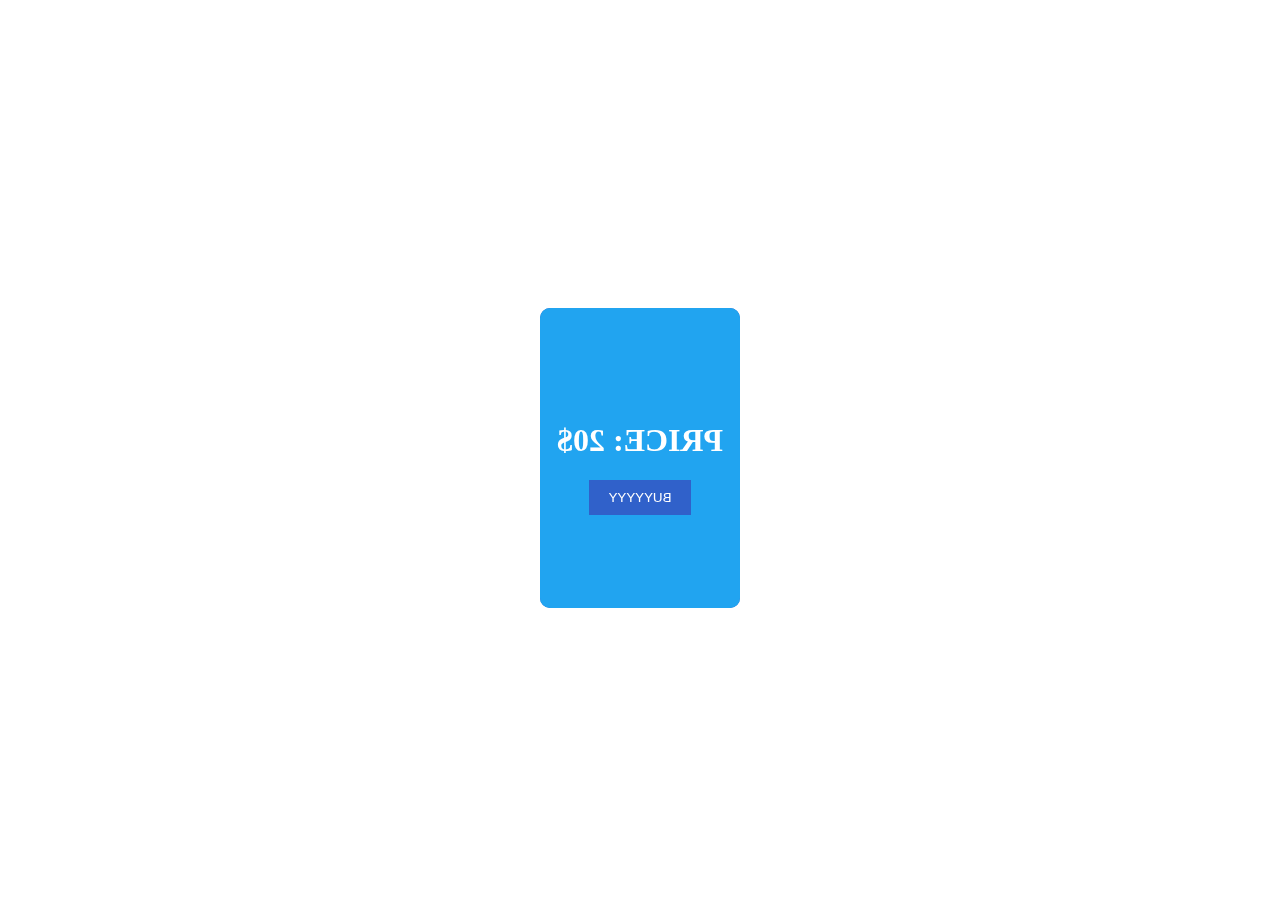
<file: Card/index.html>
<!DOCTYPE html>
<html lang="en">
<head>
    <meta charset="UTF-8">
    <meta http-equiv="X-UA-Compatible" content="IE=edge">
    <meta name="viewport" content="width=device-width, initial-scale=1.0">
    <title>Flip Card</title>
    <link rel="stylesheet" href="./style.css">
</head>
<body>
  <div class="container">
    <div class="card-container">
      <div class="card">
        <figure class="front">
          <h1>PRO TIER</h1>
          <p>Lorem ipsum dolor sit amet consectetur adipisicing elit. Voluptas, quod.</p>
        </figure>
        <figure class="back">
          <h1>PRICE: 20$</h1>
          <button>BUYYYYY</button>
        </figure>
      </div>
    </div>
  </div>
</body>
</html>
</file>
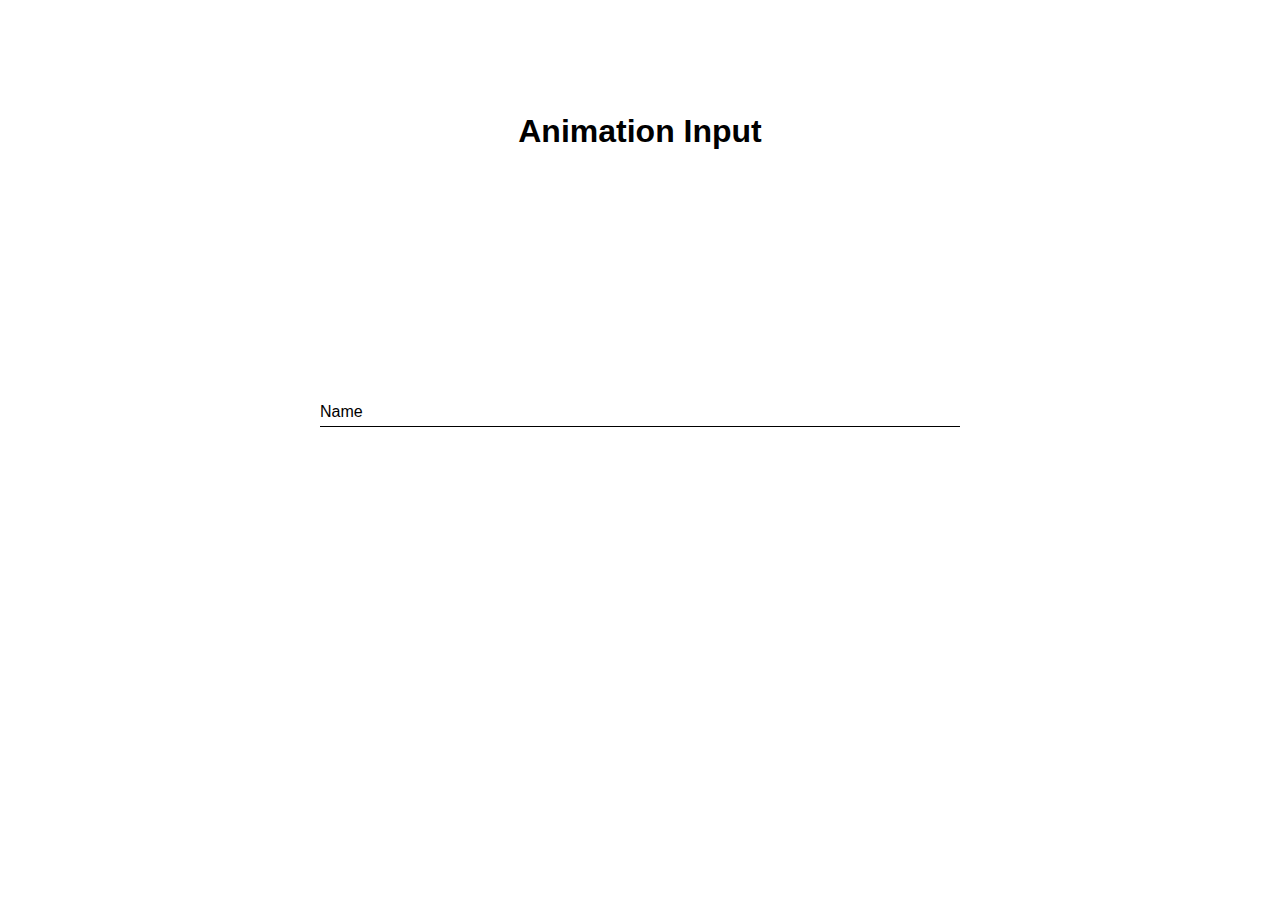
<file: Input/index.html>
<!DOCTYPE html>
<html lang="en">
<head>
    <meta charset="UTF-8">
    <meta http-equiv="X-UA-Compatible" content="IE=edge">
    <meta name="viewport" content="width=device-width, initial-scale=1.0">
    <title>Input Animation</title>
    <link rel="stylesheet" href="./style.css">
</head>
<body>
  <h1>Animation Input</h1>

  <div class="form">
    <input type="text" name="name" autocomplete="off" required />
    <label for="name" class="label-name">
      <span class="content-name">Name</span>
    </label>
  </div>
</body>
</html>
</file>
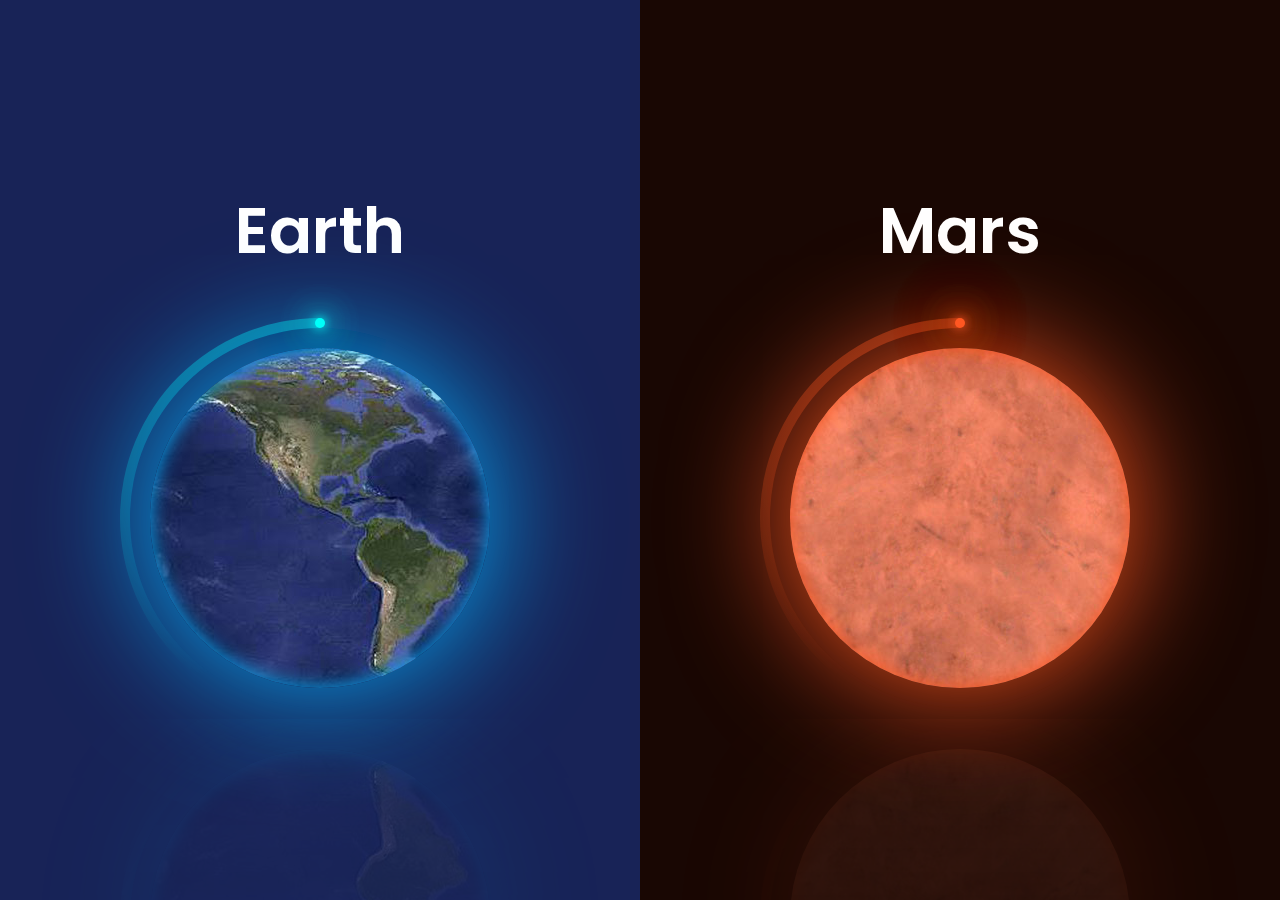
<file: TransitionTransform/index.html>
<!DOCTYPE html>
<html lang="en">
<head>
    <meta charset="UTF-8">
    <meta http-equiv="X-UA-Compatible" content="IE=edge">
    <meta name="viewport" content="width=device-width, initial-scale=1.0">
    <title>CSS Animation Effects</title>
    <link rel="stylesheet" href="./style.css">
</head>
  <body>
    <div class="planet planetEarth">
      <h2>Earth</h2>
      <div class="container">
        <div class="loader">
          <span></span>
        </div>
        <div class="earth"></div>
      </div>
    </div>  

    <div class="planet planetMars">
        <h2>Mars</h2>
        <div class="container">
          <div class="loader">
            <span></span>
          </div>
          <div class="mars"></div>
        </div>
      </div>  
  </body>
</html>
</file>
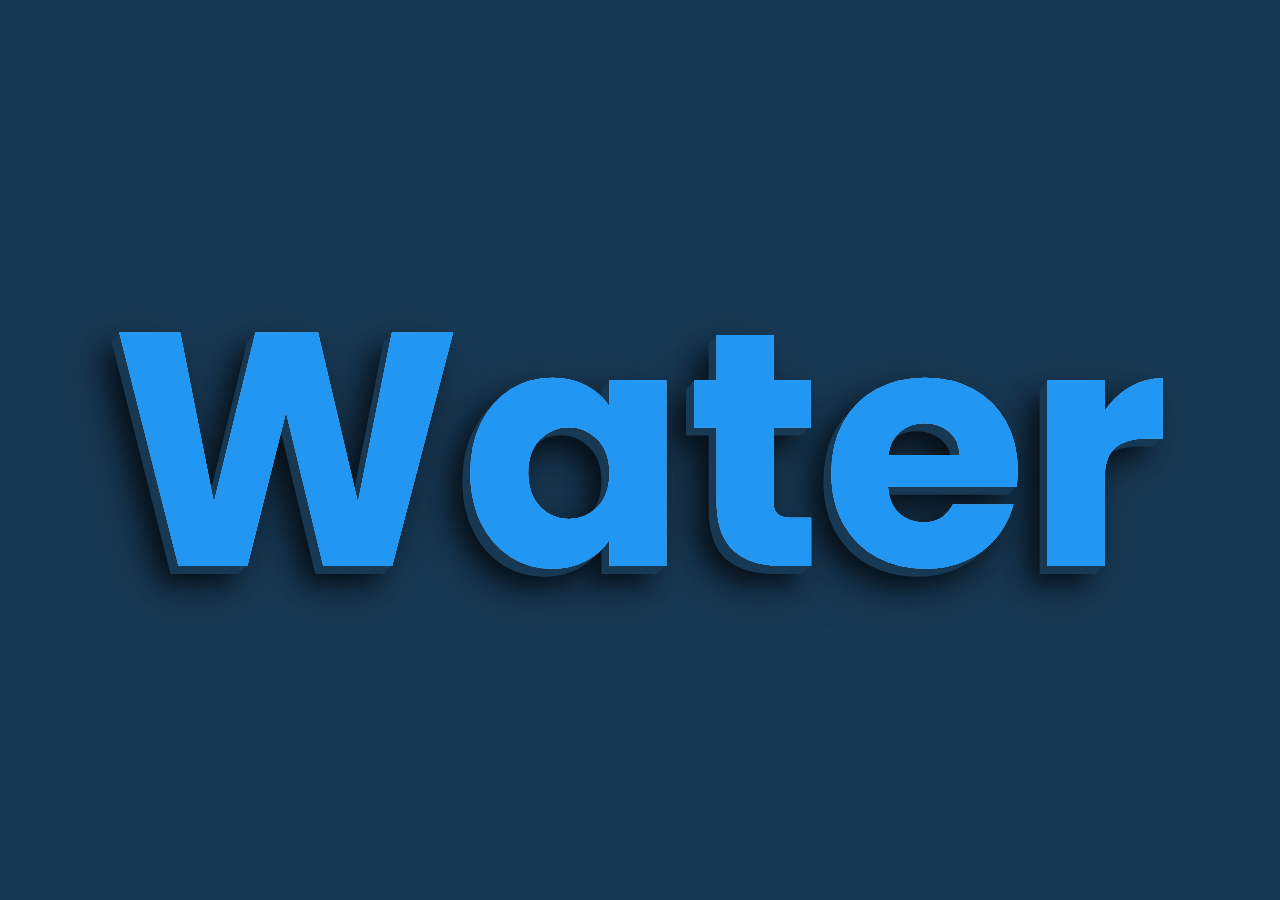
<file: WaterWaveText/index.html>
<!DOCTYPE html>
<html lang="en">
<head>
    <meta charset="UTF-8">
    <meta http-equiv="X-UA-Compatible" content="IE=edge">
    <meta name="viewport" content="width=device-width, initial-scale=1.0">
    <title>Liquid Text Animation Effects</title>
    <link rel="stylesheet" href="./style.css">
</head>
<body>
  <div class="liquid">
    <h2>Water</h2>
    <h2>Water</h2>
    <h2>Water</h2>
    <h2>Water</h2>
  </div>
</body>
</html>
</file>
<file: Card/style.css>
.container {
  width: 100%;
  height: 100vh;
  display: flex;
  justify-content: center;
  align-items: center;
}

.card-container {
  width: 200px;
  height: 300px;
}

.card {
  width: 100%;
  height: 100%;
  transition: transform 1s ease-in-out;
  transform-style: preserve-3d;
}

.card-container:hover .card {
  transform: rotateY(180deg);
}

.card figure {
  width: 100%;
  height: 100%;
  position: absolute;
  margin: 0;
  border-radius: 10px;
  display: flex;
  justify-content: center;
  align-items: center;
  flex-direction: column;
}

.card .front {
  background: rgb(48, 97, 202);
  color: white;
  text-align: center;
}

.card .back {
  background: rgb(33, 164, 240);
  color: white;
  transform: rotateY(180deg);
}

.back button {
  background: rgb(48, 97, 202);
  color: white;
  border: none;
  padding: 10px 20px;
}
</file>
<file: Input/style.css>
* {
  margin: 0;
  padding: 0;
  box-sizing: border-box;
}

body {
  height: 60vh;
  display: flex;
  justify-content: space-around;
  align-items: center;
  flex-direction: column;
  font-family: 'Lucida Sans', 'Lucida Sans Regular', 'Lucida Grande', 'Lucida Sans Unicode', Geneva, Verdana, sans-serif;
}

.form {
  width: 50%;
  height: 50px;
  position: relative;
  overflow: hidden;
}

.form input {
  width: 100%;
  height: 100%;
  padding-top: 20px;
  border: none;
  outline: none;
}

.form label {
  position: absolute;
  bottom: 0px;
  left: 0px;
  width: 100%;
  height: 100%;
  pointer-events: none;
  border-bottom: 1px solid black;
}

.form label::after {
  content: "";
  position: absolute;
  left: 0px;
  bottom: -1px;
  width: 100%;
  height: 100%;
  border-bottom: 3px solid #5fa85f;
  transform: translateX(-100%);
  transition: transform 0.3s ease;
}

.content-name {
  position: absolute;
  bottom: 5px;
  left: 0px;
  transition: all 0.3s ease;
}

.form input:focus + .label-name .content-name,
.form input:valid + .label-name .content-name {
  transform: translateY(-150%);
  font-size: 14px;
  color: #5fa85f;
}

.form input:focus + .label-name::after,
.form input:valid + .label-name::after {
  transform: translateX(0%);
}
</file>
<file: TransitionTransform/style.css>
@import url('https://fonts.googleapis.com/css2?family=Poppins:wght@200;300;400;500;600;700;800;900&display=swap');

* {
  margin: 0;
  padding: 0;
  box-sizing: border-box;
  font-family: 'Poppins', sans-serif;
}

body {
  display: flex;
  justify-content: center;
  align-items: center;
  min-height: 100vh;
  overflow: hidden;
}

.planet {
  display: flex;
  flex-direction: column;
}

.planet h2 {
  color: #fff;
  font-size: 4em;
  margin-bottom: 40px;
  font-weight: 600;
}

.planet .container {
  width: 100%;
  display: flex;
  justify-content: center;
  align-items: center;
  flex-direction: column;
  -webkit-box-reflect: below 1px linear-gradient(#0001,#0002);
}

.planetEarth {
  position: relative;
  min-width: 50%;
  height: 100vh;
  justify-content: center;
  align-items: center;
  background: #182357;
}

.planetEarth .loader {
  position: relative;
  width: 400px;
  height: 400px;
  border-radius: 50%;
  animation: animate 4s linear infinite;
}

@keyframes animate {
  0% {
    transform: rotate(0deg);
  }
  100% {
    transform: rotate(360deg);
  }
}

.planetEarth .loader::before {
  content: '';
  position: absolute;
  top: 0;
  left: 0;
  width: 50%;
  height: 100%;
  background: linear-gradient(to top, transparent, rgba(0, 255, 249, 0.4));
  background-size: 200px 360px;
  background-repeat: no-repeat;
  border-bottom-left-radius: 200px;
  border-top-left-radius: 200px;
}

.planetEarth .loader::after {
  content: '';
  position: absolute;
  top: 0;
  left: 50%;
  transform: translateX(-50%);
  width: 10px;
  height: 10px;
  background: #00fff9;
  border-radius: 50%;
  z-index: 10;
  box-shadow: 0 0 10px #00fff9,
              0 0 20px #00fff9,
              0 0 30px #00fff9,
              0 0 40px #00fff9,
              0 0 50px #00fff9,
              0 0 60px #00fff9,
              0 0 70px #00fff9,
              0 0 80px #00fff9,
              0 0 90px #00fff9,
              0 0 100px #00fff9;
}

.planetEarth .loader span {
  position: absolute;
  top: 10px;
  left: 10px;
  right: 10px;
  bottom: 10px;
  background: #182357;
  border-radius: 50%;
}

.earth {
  position: absolute;
  width: 340px;
  height: 340px;
  background: url(./img/earth.jpg);
  border-radius: 50%;
  background-size: cover;
  box-shadow: inset 0 0 20px #03a9f4,
              0 0 120px #03a9f4;
  animation: animateEarth 20s linear infinite;
}

@keyframes animateEarth {
  0% {
    background-position: 0;
  }
  100% {
    background-position: 162.5%;
  }
}


.planetMars {
    position: relative;
    min-width: 50%;
    height: 100vh;
    justify-content: center;
    align-items: center;
    background: #190703;
  }
  
  .planetMars .loader {
    position: relative;
    width: 400px;
    height: 400px;
    border-radius: 50%;
    animation: animate 4s linear infinite;
    animation-delay: -2s;
  }
  
  @keyframes animate {
    0% {
      transform: rotate(0deg);
    }
    100% {
      transform: rotate(360deg);
    }
  }
  
  .planetMars .loader::before {
    content: '';
    position: absolute;
    top: 0;
    left: 0;
    width: 50%;
    height: 100%;
    background: linear-gradient(to top, transparent, rgba(255, 87, 34.4, 0.4));
    background-size: 200px 360px;
    background-repeat: no-repeat;
    border-bottom-left-radius: 200px;
    border-top-left-radius: 200px;
  }
  
  .planetMars .loader::after {
    content: '';
    position: absolute;
    top: 0;
    left: 50%;
    transform: translateX(-50%);
    width: 10px;
    height: 10px;
    background: #ff5722;
    border-radius: 50%;
    z-index: 10;
    box-shadow: 0 0 10px #ff5722,
                0 0 20px #ff5722,
                0 0 30px #ff5722,
                0 0 40px #ff5722,
                0 0 50px #ff5722,
                0 0 60px #ff5722,
                0 0 70px #ff5722,
                0 0 80px #ff5722,
                0 0 90px #ff5722,
                0 0 100px #ff5722;
  }
  
  .planetMars .loader span {
    position: absolute;
    top: 10px;
    left: 10px;
    right: 10px;
    bottom: 10px;
    background: #190703;
    border-radius: 50%;
  }
  
  .mars {
    position: absolute;
    width: 340px;
    height: 340px;
    background: url(./img/mars.jpg);
    border-radius: 50%;
    background-size: cover;
    box-shadow: inset 0 0 20px #ff5722,
                0 0 120px #ff5722;
    animation: animateMars 6s linear infinite;
  }
  
  @keyframes animateMars {
    0% {
      background-position: 0;
    }
    100% {
      background-position: -340px;
    }
  }
</file>
<file: WaterWaveText/style.css>
@import url('https://fonts.googleapis.com/css2?family=Poppins:wght@200;300;400;500;600;700;800;900&display=swap');

* {
  margin: 0;
  padding: 0;
  box-sizing: border-box;
  font-family: 'Poppins', sans-serif;
}

.liquid {
  position: relative;
  width: 100%;
  height: 100vh;
  display: flex;
  justify-content: center;
  align-items: center;
  background: #183954;
}

.liquid h2 {
  position: absolute;
  font-size: 26vw;
}

.liquid h2:nth-child(1) {
  color: #fff;
  text-shadow: -2px 2px 0px #183954,
  -4px 4px 0px #183954,
  -6px 6px 0px #183954,
  -8px 8px 0px #183954,
  -18px 18px 20px rgba(0, 0, 0, 0.5),
  -18px 18px 50px rgba(0, 0, 0, 0.5);
}

.liquid h2:nth-child(2) {
  color: #2196f3;
  opacity: 0.5;
  animation: animate 3s ease-in-out infinite;
}

.liquid h2:nth-child(3) {
  color: #2196f3;
  animation: animate 6s ease-in-out infinite;
}

.liquid h2:nth-child(4) {
  color: #2196f3;
  animation: animate 4s ease-in-out infinite;
}  

@keyframes animate {
  0%,
  100% {
    clip-path: polygon(0 46%, 16% 45%, 34% 52%, 50% 61%, 
      68% 65%, 85% 61%, 100% 51%, 100% 100%, 0 100%);
  }
  50% {
    clip-path: polygon(0 65%, 18% 75%, 34% 78%, 49% 68%, 
      61% 56%, 81% 47%, 100% 43%, 100% 100%, 0 100%);
  }
}
</file>
